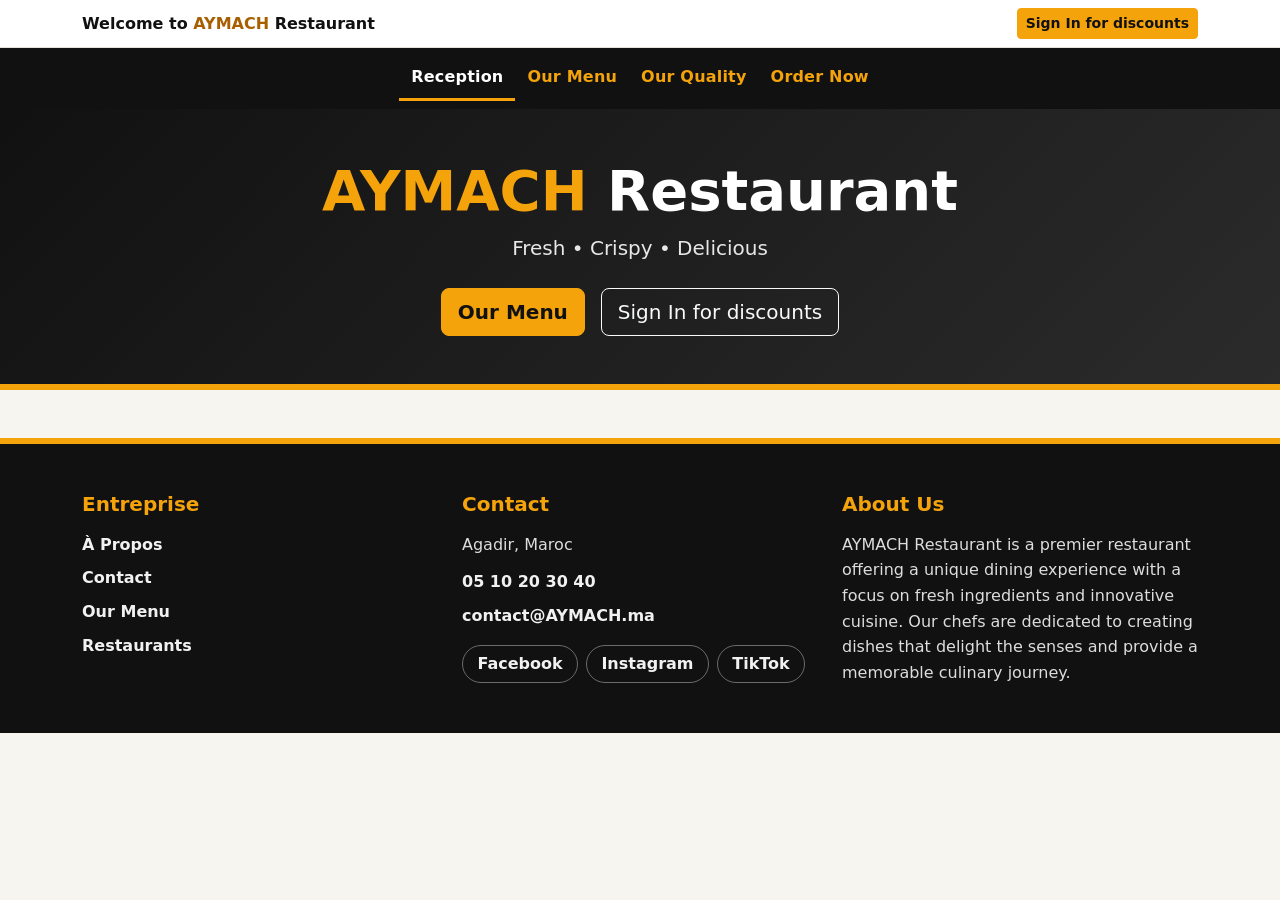
<file: index.html>
<!DOCTYPE html>
<html lang="en">
<head>
    <meta charset="UTF-8">
    <meta name="viewport" content="width=device-width, initial-scale=1">
    <title>AYMACH Restaurant</title>
    <link href="https://cdn.jsdelivr.net/npm/bootstrap@5.3.3/dist/css/bootstrap.min.css" rel="stylesheet">
    <link href="style.css" rel="stylesheet">
</head>
<body>
    <a class="skip-link" href="#main-content">Skip to main content</a>

    <header>
        <div class="site-header">
            <div class="container d-flex flex-column flex-sm-row justify-content-between align-items-center gap-2 py-2">
                <p class="welcome mb-0">Welcome to <span class="text-brand-dark">AYMACH</span> Restaurant</p>
                <a class="btn btn-brand btn-sm" href="signin.html">Sign In for discounts</a>
            </div>
        </div>
        <nav class="navbar navbar-expand site-nav" aria-label="Main navigation">
            <div class="container">
                <ul class="navbar-nav flex-row flex-wrap justify-content-center w-100">
                    <li class="nav-item"><a class="nav-link active" href="index.html" aria-current="page">Reception</a></li>
                    <li class="nav-item"><a class="nav-link" href="ourmenu.html">Our Menu</a></li>
                    <li class="nav-item"><a class="nav-link" href="ourquality.html">Our Quality</a></li>
                    <li class="nav-item"><a class="nav-link" href="ourmenu.html">Order Now</a></li>
                </ul>
            </div>
        </nav>
    </header>

    <main id="main-content">
        <section class="hero text-center" aria-labelledby="hero-title">
            <div class="container py-5">
                <h1 id="hero-title" class="display-4 fw-bold">
                    <span class="text-brand">AYMACH</span> Restaurant
                </h1>
                <p class="tagline mb-4">Fresh • Crispy • Delicious</p>
                <div class="d-flex flex-column flex-sm-row justify-content-center gap-3">
                    <a class="btn btn-brand btn-lg" href="ourmenu.html">Our Menu</a>
                    <a class="btn btn-outline-light btn-lg" href="signin.html">Sign In for discounts</a>
                </div>
            </div>
        </section>
    </main>

    <footer class="site-footer mt-5 py-5">
        <div class="container">
            <div class="row g-4">
                <div class="col-12 col-md-4">
                    <h2 class="footer-title h5 mb-3">Entreprise</h2>
                    <ul class="list-unstyled mb-0">
                        <li class="mb-2"><a href="ourquality.html">À Propos</a></li>
                        <li class="mb-2"><a href="#contact">Contact</a></li>
                        <li class="mb-2"><a href="ourmenu.html">Our Menu</a></li>
                        <li class="mb-2"><a href="#">Restaurants</a></li>
                    </ul>
                </div>

                <div class="col-12 col-md-4" id="contact">
                    <h2 class="footer-title h5 mb-3">Contact</h2>
                    <address>Agadir, Maroc</address>
                    <p class="mb-2"><a href="tel:0510203040">05 10 20 30 40</a></p>
                    <p class="mb-0"><a href="mailto:contact@AYMACH.ma">contact@AYMACH.ma</a></p>
                    <ul class="social-links" aria-label="Social media">
                        <li><a href="https://www.facebook.com" target="_blank" rel="noopener noreferrer">Facebook</a></li>
                        <li><a href="https://www.instagram.com" target="_blank" rel="noopener noreferrer">Instagram</a></li>
                        <li><a href="https://www.tiktok.com" target="_blank" rel="noopener noreferrer">TikTok</a></li>
                    </ul>
                </div>

                <div class="col-12 col-md-4">
                    <h2 class="footer-title h5 mb-3">About Us</h2>
                    <p class="mb-0">AYMACH Restaurant is a premier restaurant offering a unique dining experience with a focus on fresh ingredients and innovative cuisine. Our chefs are dedicated to creating dishes that delight the senses and provide a memorable culinary journey.</p>
                </div>
            </div>
        </div>
    </footer>
</body>
</html>
</file>
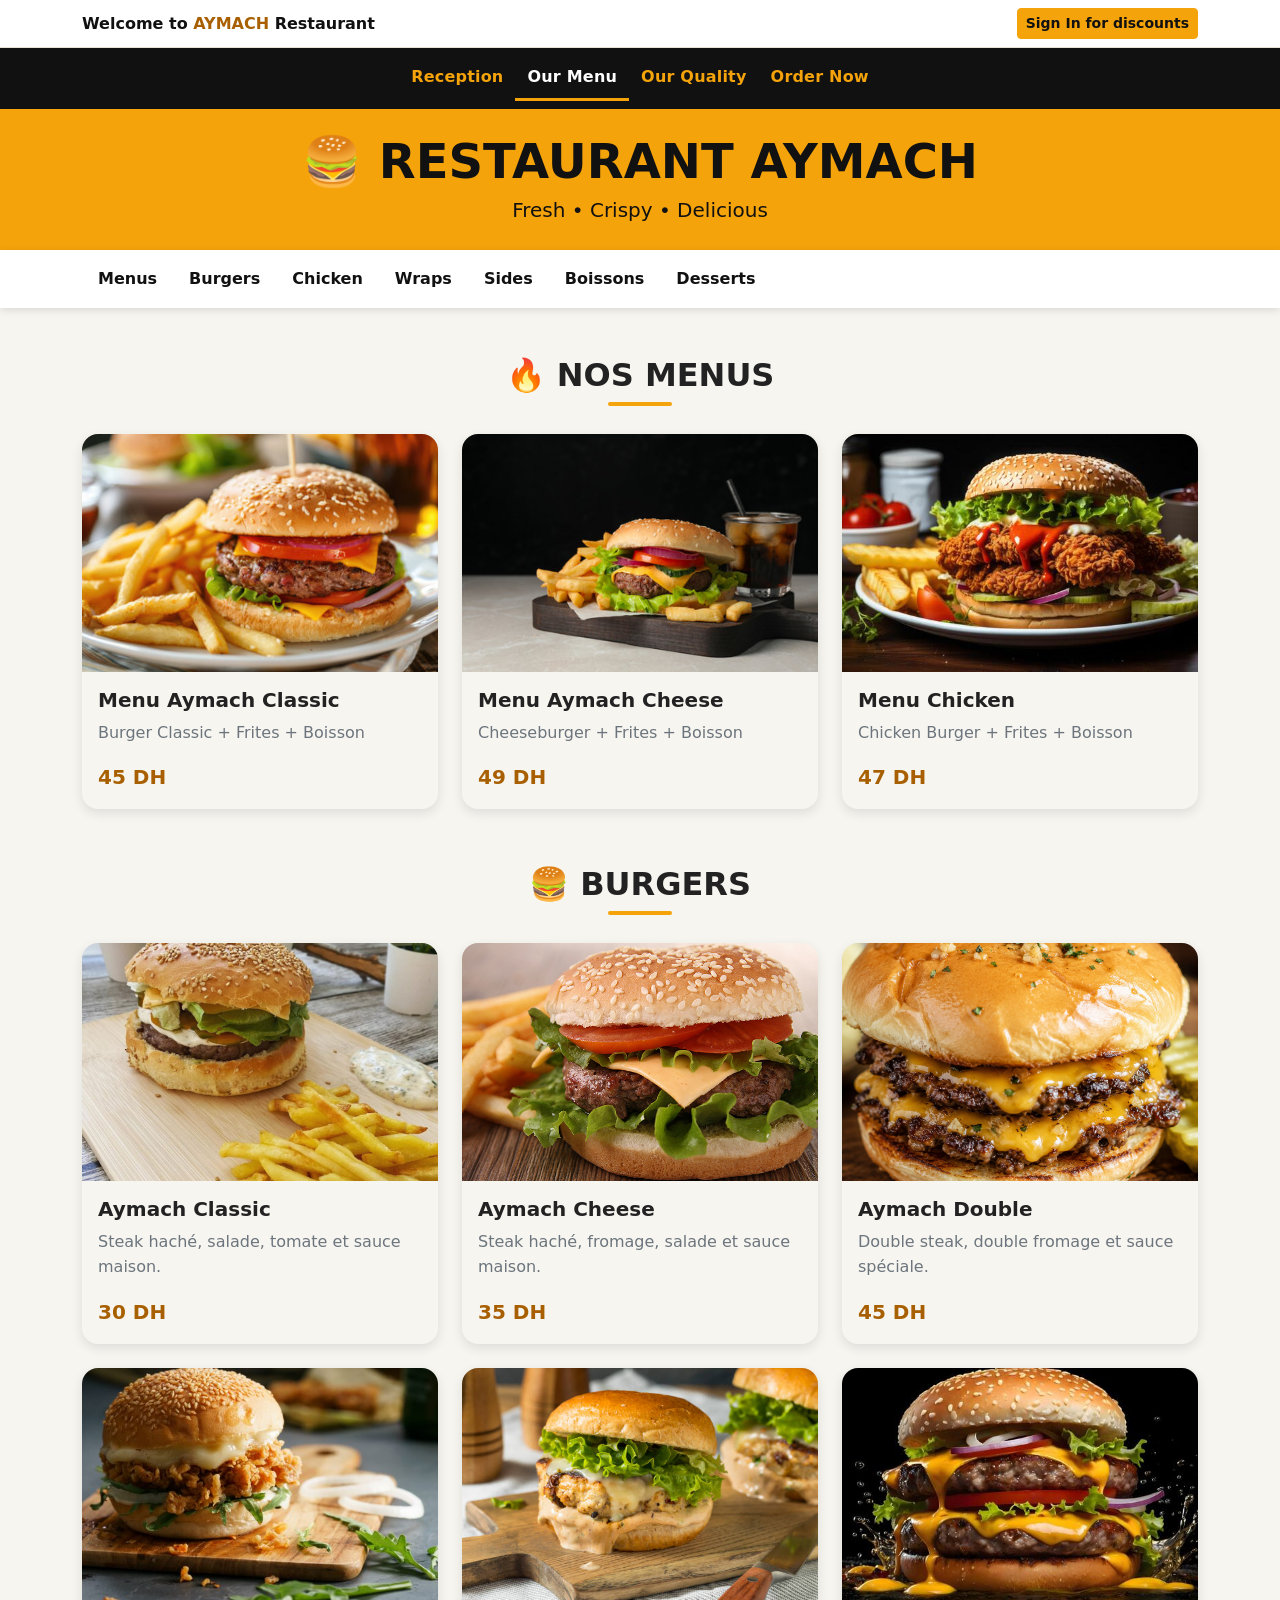
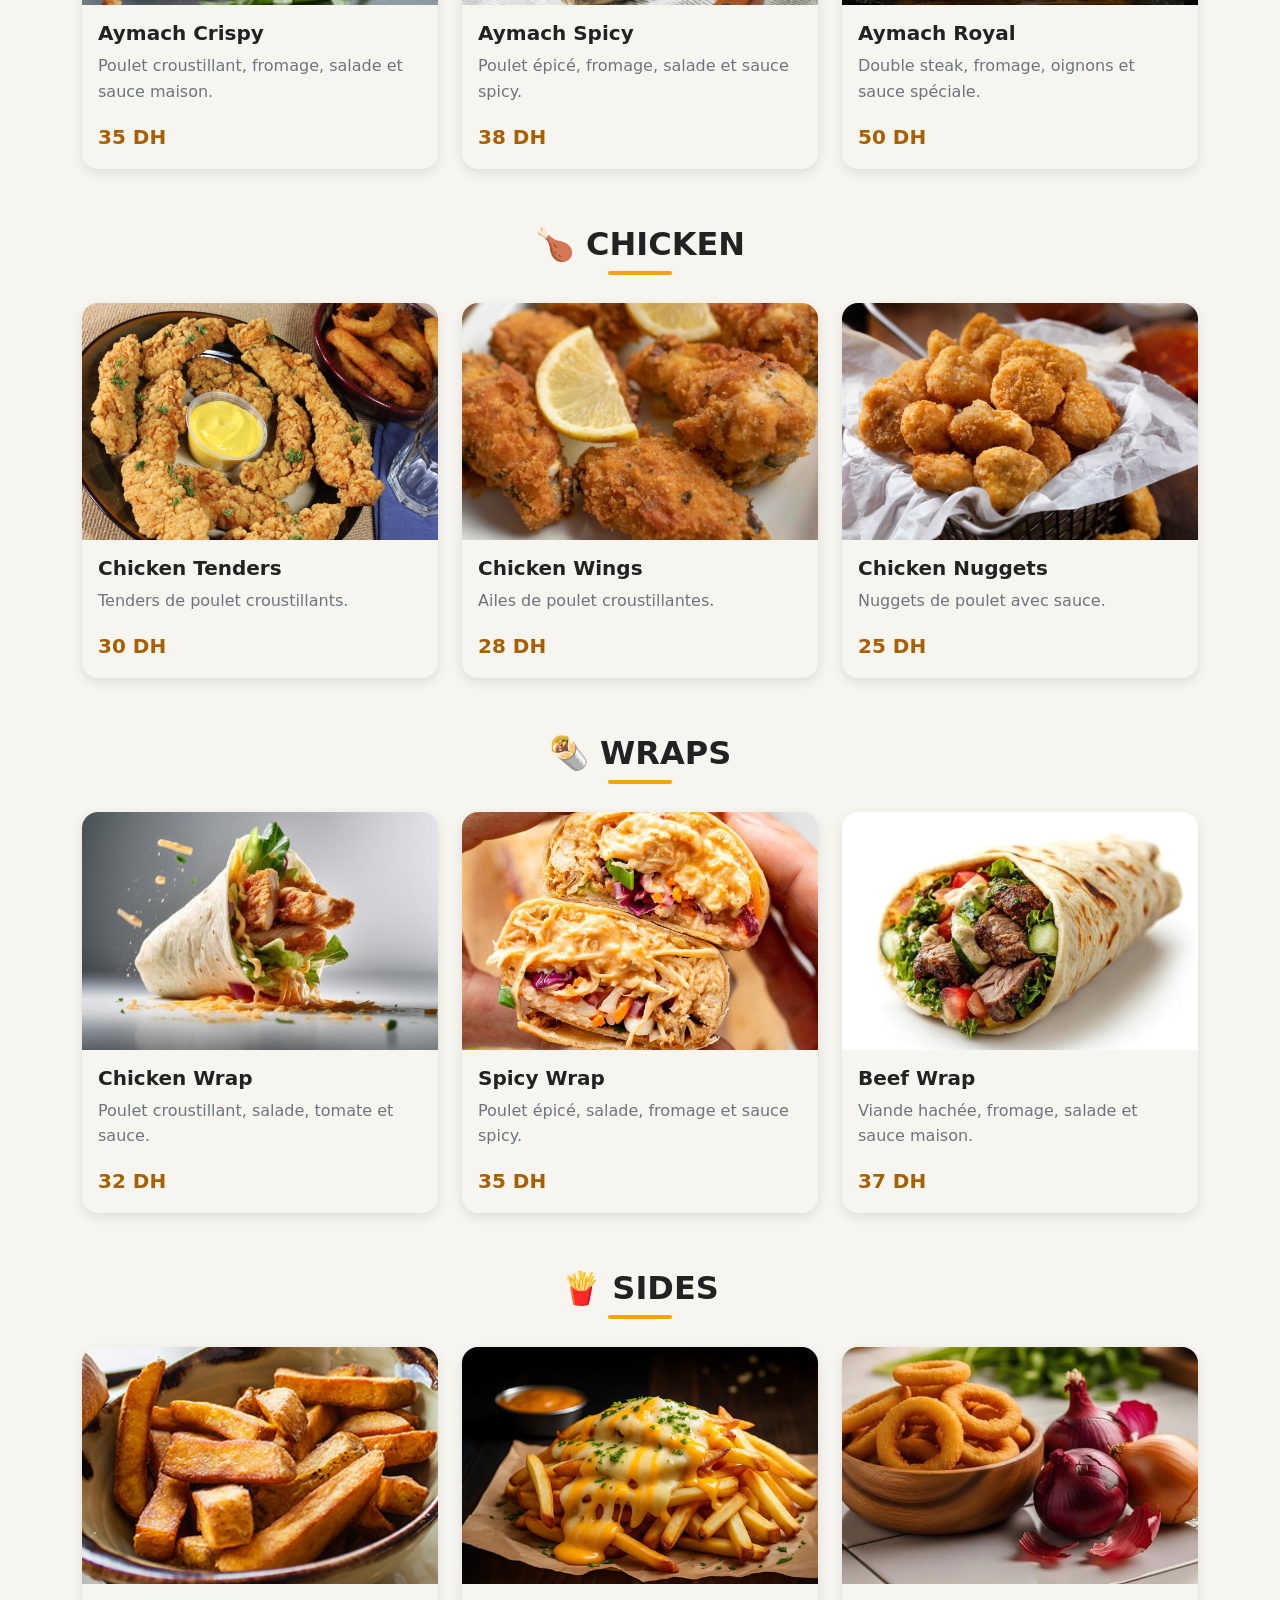
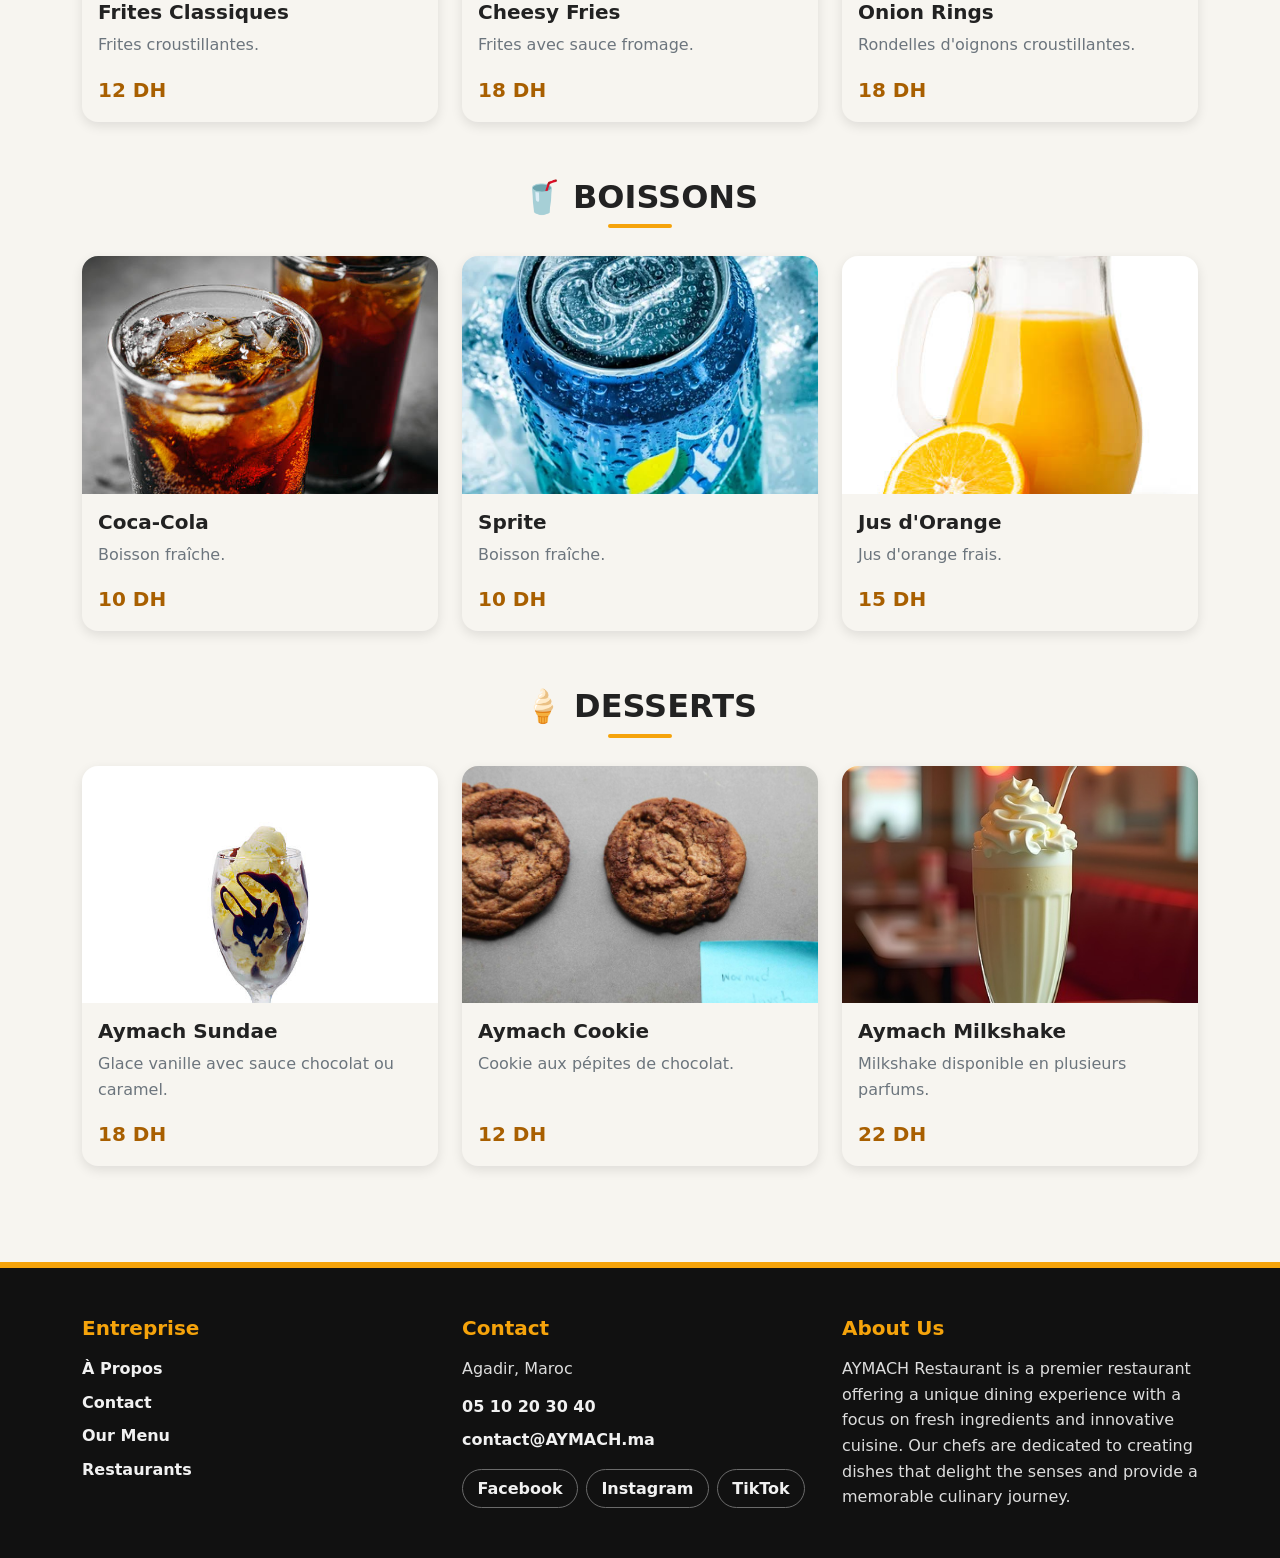
<file: ourmenu.html>
<!DOCTYPE html>
<html lang="en">
<head>
    <meta charset="UTF-8">
    <meta name="viewport" content="width=device-width, initial-scale=1">
    <title>Our Menu | AYMACH Restaurant</title>
    <link href="https://cdn.jsdelivr.net/npm/bootstrap@5.3.3/dist/css/bootstrap.min.css" rel="stylesheet">
    <link href="style.css" rel="stylesheet">
</head>
<body>
    <a class="skip-link" href="#main-content">Skip to main content</a>

    <header>

        <div class="site-header">
            <div class="container d-flex flex-column flex-sm-row justify-content-between align-items-center gap-2 py-2">
                <p class="welcome mb-0">Welcome to <span class="text-brand-dark">AYMACH</span> Restaurant</p>
                <a class="btn btn-brand btn-sm" href="signin.html">Sign In for discounts</a>
            </div>
        </div>

        <nav class="navbar navbar-expand site-nav" aria-label="Main navigation">
            <div class="container">
                <ul class="navbar-nav flex-row flex-wrap justify-content-center w-100">
                    <li class="nav-item"><a class="nav-link" href="index.html">Reception</a></li>
                    <li class="nav-item"><a class="nav-link active" href="ourmenu.html" aria-current="page">Our Menu</a></li>
                    <li class="nav-item"><a class="nav-link" href="ourquality.html">Our Quality</a></li>
                    <li class="nav-item"><a class="nav-link" href="ourmenu.html">Order Now</a></li>
                </ul>
            </div>
        </nav>

        <div class="page-banner text-center py-4 px-3">
            <h1 class="display-5 fw-bold mb-1"><span aria-hidden="true">🍔</span> RESTAURANT AYMACH</h1>
            <p class="fs-5 mb-0">Fresh • Crispy • Delicious</p>
        </div>
    </header>

    <nav class="category-nav" aria-label="Menu categories">
        <div class="container">
            <ul class="nav">
                <li class="nav-item"><a class="nav-link" href="#menus">Menus</a></li>
                <li class="nav-item"><a class="nav-link" href="#burgers">Burgers</a></li>
                <li class="nav-item"><a class="nav-link" href="#chicken">Chicken</a></li>
                <li class="nav-item"><a class="nav-link" href="#wraps">Wraps</a></li>
                <li class="nav-item"><a class="nav-link" href="#sides">Sides</a></li>
                <li class="nav-item"><a class="nav-link" href="#drinks">Boissons</a></li>
                <li class="nav-item"><a class="nav-link" href="#desserts">Desserts</a></li>
            </ul>
        </div>
    </nav>

    <main id="main-content" class="container py-5">

   
        <section class="menu-section" id="menus" aria-labelledby="menus-title">
            <h2 class="section-title" id="menus-title"><span aria-hidden="true">🔥</span> NOS MENUS</h2>
            <div class="row row-cols-1 row-cols-sm-2 row-cols-lg-3 g-4">
                <div class="col">
                    <article class="card menu-card h-100">
                        <img src="menu-classique.jpg" class="card-img-top" alt="Menu Classic" loading="lazy">
                        <div class="card-body d-flex flex-column">
                            <h3 class="card-title h5 fw-bold">Menu Aymach Classic</h3>
                            <p class="card-text text-secondary">Burger Classic + Frites + Boisson</p>
                            <p class="price mt-auto mb-0">45 DH</p>
                        </div>
                    </article>
                </div>
                <div class="col">
                    <article class="card menu-card h-100">
                        <img src="cheese-burger-boison.jpg" class="card-img-top" alt="Menu Cheese" loading="lazy">
                        <div class="card-body d-flex flex-column">
                            <h3 class="card-title h5 fw-bold">Menu Aymach Cheese</h3>
                            <p class="card-text text-secondary">Cheeseburger + Frites + Boisson</p>
                            <p class="price mt-auto mb-0">49 DH</p>
                        </div>
                    </article>
                </div>
                <div class="col">
                    <article class="card menu-card h-100">
                        <img src="chiken-burger-boison.jpg" class="card-img-top" alt="Menu Chicken" loading="lazy">
                        <div class="card-body d-flex flex-column">
                            <h3 class="card-title h5 fw-bold">Menu Chicken</h3>
                            <p class="card-text text-secondary">Chicken Burger + Frites + Boisson</p>
                            <p class="price mt-auto mb-0">47 DH</p>
                        </div>
                    </article>
                </div>
            </div>
        </section>

        <!-- ================= BURGERS ================= -->
        <section class="menu-section" id="burgers" aria-labelledby="burgers-title">
            <h2 class="section-title" id="burgers-title"><span aria-hidden="true">🍔</span> BURGERS</h2>
            <div class="row row-cols-1 row-cols-sm-2 row-cols-lg-3 g-4">
                <div class="col">
                    <article class="card menu-card h-100">
                        <img src="burger-steak-hache-salade.jpg" class="card-img-top" alt="Aymach Classic" loading="lazy">
                        <div class="card-body d-flex flex-column">
                            <h3 class="card-title h5 fw-bold">Aymach Classic</h3>
                            <p class="card-text text-secondary">Steak haché, salade, tomate et sauce maison.</p>
                            <p class="price mt-auto mb-0">30 DH</p>
                        </div>
                    </article>
                </div>
                <div class="col">
                    <article class="card menu-card h-100">
                        <img src="burger2-salad.jpg" class="card-img-top" alt="Aymach Cheese" loading="lazy">
                        <div class="card-body d-flex flex-column">
                            <h3 class="card-title h5 fw-bold">Aymach Cheese</h3>
                            <p class="card-text text-secondary">Steak haché, fromage, salade et sauce maison.</p>
                            <p class="price mt-auto mb-0">35 DH</p>
                        </div>
                    </article>
                </div>
                <div class="col">
                    <article class="card menu-card h-100">
                        <img src="burger3-double-cheese.jpg" class="card-img-top" alt="Aymach Double" loading="lazy">
                        <div class="card-body d-flex flex-column">
                            <h3 class="card-title h5 fw-bold">Aymach Double</h3>
                            <p class="card-text text-secondary">Double steak, double fromage et sauce spéciale.</p>
                            <p class="price mt-auto mb-0">45 DH</p>
                        </div>
                    </article>
                </div>
                <div class="col">
                    <article class="card menu-card h-100">
                        <img src="burger-poulet-croustillant.jpg" class="card-img-top" alt="Aymach Crispy" loading="lazy">
                        <div class="card-body d-flex flex-column">
                            <h3 class="card-title h5 fw-bold">Aymach Crispy</h3>
                            <p class="card-text text-secondary">Poulet croustillant, fromage, salade et sauce maison.</p>
                            <p class="price mt-auto mb-0">35 DH</p>
                        </div>
                    </article>
                </div>
                <div class="col">
                    <article class="card menu-card h-100">
                        <img src="burger-poulet-epice.jpg" class="card-img-top" alt="Aymach Spicy" loading="lazy">
                        <div class="card-body d-flex flex-column">
                            <h3 class="card-title h5 fw-bold">Aymach Spicy</h3>
                            <p class="card-text text-secondary">Poulet épicé, fromage, salade et sauce spicy.</p>
                            <p class="price mt-auto mb-0">38 DH</p>
                        </div>
                    </article>
                </div>
                <div class="col">
                    <article class="card menu-card h-100">
                        <img src="burger-royale.jpg" class="card-img-top" alt="Aymach Royal" loading="lazy">
                        <div class="card-body d-flex flex-column">
                            <h3 class="card-title h5 fw-bold">Aymach Royal</h3>
                            <p class="card-text text-secondary">Double steak, fromage, oignons et sauce spéciale.</p>
                            <p class="price mt-auto mb-0">50 DH</p>
                        </div>
                    </article>
                </div>
            </div>
        </section>

        <!-- ================= CHICKEN ================= -->
        <section class="menu-section" id="chicken" aria-labelledby="chicken-title">
            <h2 class="section-title" id="chicken-title"><span aria-hidden="true">🍗</span> CHICKEN</h2>
            <div class="row row-cols-1 row-cols-sm-2 row-cols-lg-3 g-4">
                <div class="col">
                    <article class="card menu-card h-100">
                        <img src="tenders-de-poulet-croustillant.jpg" class="card-img-top" alt="Chicken Tenders" loading="lazy">
                        <div class="card-body d-flex flex-column">
                            <h3 class="card-title h5 fw-bold">Chicken Tenders</h3>
                            <p class="card-text text-secondary">Tenders de poulet croustillants.</p>
                            <p class="price mt-auto mb-0">30 DH</p>
                        </div>
                    </article>
                </div>
                <div class="col">
                    <article class="card menu-card h-100">
                        <img src="ailes-de-poulet-croustillantes.jpg" class="card-img-top" alt="Chicken Wings" loading="lazy">
                        <div class="card-body d-flex flex-column">
                            <h3 class="card-title h5 fw-bold">Chicken Wings</h3>
                            <p class="card-text text-secondary">Ailes de poulet croustillantes.</p>
                            <p class="price mt-auto mb-0">28 DH</p>
                        </div>
                    </article>
                </div>
                <div class="col">
                    <article class="card menu-card h-100">
                        <img src="nuggets-de-poulet.jpg" class="card-img-top" alt="Chicken Nuggets" loading="lazy">
                        <div class="card-body d-flex flex-column">
                            <h3 class="card-title h5 fw-bold">Chicken Nuggets</h3>
                            <p class="card-text text-secondary">Nuggets de poulet avec sauce.</p>
                            <p class="price mt-auto mb-0">25 DH</p>
                        </div>
                    </article>
                </div>
            </div>
        </section>

        <!-- ================= WRAPS ================= -->
        <section class="menu-section" id="wraps" aria-labelledby="wraps-title">
            <h2 class="section-title" id="wraps-title"><span aria-hidden="true">🌯</span> WRAPS</h2>
            <div class="row row-cols-1 row-cols-sm-2 row-cols-lg-3 g-4">
                <div class="col">
                    <article class="card menu-card h-100">
                        <img src="chicken-wrap.jpg" class="card-img-top" alt="Chicken Wrap" loading="lazy">
                        <div class="card-body d-flex flex-column">
                            <h3 class="card-title h5 fw-bold">Chicken Wrap</h3>
                            <p class="card-text text-secondary">Poulet croustillant, salade, tomate et sauce.</p>
                            <p class="price mt-auto mb-0">32 DH</p>
                        </div>
                    </article>
                </div>
                <div class="col">
                    <article class="card menu-card h-100">
                        <img src="spicy-wrap.jpg" class="card-img-top" alt="Spicy Wrap" loading="lazy">
                        <div class="card-body d-flex flex-column">
                            <h3 class="card-title h5 fw-bold">Spicy Wrap</h3>
                            <p class="card-text text-secondary">Poulet épicé, salade, fromage et sauce spicy.</p>
                            <p class="price mt-auto mb-0">35 DH</p>
                        </div>
                    </article>
                </div>
                <div class="col">
                    <article class="card menu-card h-100">
                        <img src="beef-wrap.jpg" class="card-img-top" alt="Beef Wrap" loading="lazy">
                        <div class="card-body d-flex flex-column">
                            <h3 class="card-title h5 fw-bold">Beef Wrap</h3>
                            <p class="card-text text-secondary">Viande hachée, fromage, salade et sauce maison.</p>
                            <p class="price mt-auto mb-0">37 DH</p>
                        </div>
                    </article>
                </div>
            </div>
        </section>

        <!-- ================= SIDES ================= -->
        <section class="menu-section" id="sides" aria-labelledby="sides-title">
            <h2 class="section-title" id="sides-title"><span aria-hidden="true">🍟</span> SIDES</h2>
            <div class="row row-cols-1 row-cols-sm-2 row-cols-lg-3 g-4">
                <div class="col">
                    <article class="card menu-card h-100">
                        <img src="frites-classiques.jpg" class="card-img-top" alt="Frites" loading="lazy">
                        <div class="card-body d-flex flex-column">
                            <h3 class="card-title h5 fw-bold">Frites Classiques</h3>
                            <p class="card-text text-secondary">Frites croustillantes.</p>
                            <p class="price mt-auto mb-0">12 DH</p>
                        </div>
                    </article>
                </div>
                <div class="col">
                    <article class="card menu-card h-100">
                        <img src="cheesy-fries.jpg" class="card-img-top" alt="Cheesy Fries" loading="lazy">
                        <div class="card-body d-flex flex-column">
                            <h3 class="card-title h5 fw-bold">Cheesy Fries</h3>
                            <p class="card-text text-secondary">Frites avec sauce fromage.</p>
                            <p class="price mt-auto mb-0">18 DH</p>
                        </div>
                    </article>
                </div>
                <div class="col">
                    <article class="card menu-card h-100">
                        <img src="onion-rings.jpg" class="card-img-top" alt="Onion Rings" loading="lazy">
                        <div class="card-body d-flex flex-column">
                            <h3 class="card-title h5 fw-bold">Onion Rings</h3>
                            <p class="card-text text-secondary">Rondelles d'oignons croustillantes.</p>
                            <p class="price mt-auto mb-0">18 DH</p>
                        </div>
                    </article>
                </div>
            </div>
        </section>

        <!-- ================= BOISSONS ================= -->
        <section class="menu-section" id="drinks" aria-labelledby="drinks-title">
            <h2 class="section-title" id="drinks-title"><span aria-hidden="true">🥤</span> BOISSONS</h2>
            <div class="row row-cols-1 row-cols-sm-2 row-cols-lg-3 g-4">
                <div class="col">
                    <article class="card menu-card h-100">
                        <img src="coca-cola.jpg" class="card-img-top" alt="Coca Cola" loading="lazy">
                        <div class="card-body d-flex flex-column">
                            <h3 class="card-title h5 fw-bold">Coca-Cola</h3>
                            <p class="card-text text-secondary">Boisson fraîche.</p>
                            <p class="price mt-auto mb-0">10 DH</p>
                        </div>
                    </article>
                </div>
                <div class="col">
                    <article class="card menu-card h-100">
                        <img src="sprite.jpg" class="card-img-top" alt="Sprite" loading="lazy">
                        <div class="card-body d-flex flex-column">
                            <h3 class="card-title h5 fw-bold">Sprite</h3>
                            <p class="card-text text-secondary">Boisson fraîche.</p>
                            <p class="price mt-auto mb-0">10 DH</p>
                        </div>
                    </article>
                </div>
                <div class="col">
                    <article class="card menu-card h-100">
                        <img src="jus-orange.jpg" class="card-img-top" alt="Jus Orange" loading="lazy">
                        <div class="card-body d-flex flex-column">
                            <h3 class="card-title h5 fw-bold">Jus d'Orange</h3>
                            <p class="card-text text-secondary">Jus d'orange frais.</p>
                            <p class="price mt-auto mb-0">15 DH</p>
                        </div>
                    </article>
                </div>
            </div>
        </section>

        <!-- ================= DESSERTS ================= -->
        <section class="menu-section" id="desserts" aria-labelledby="desserts-title">
            <h2 class="section-title" id="desserts-title"><span aria-hidden="true">🍦</span> DESSERTS</h2>
            <div class="row row-cols-1 row-cols-sm-2 row-cols-lg-3 g-4">
                <div class="col">
                    <article class="card menu-card h-100">
                        <img src="aymach-sundae.jpg" class="card-img-top" alt="Sundae" loading="lazy">
                        <div class="card-body d-flex flex-column">
                            <h3 class="card-title h5 fw-bold">Aymach Sundae</h3>
                            <p class="card-text text-secondary">Glace vanille avec sauce chocolat ou caramel.</p>
                            <p class="price mt-auto mb-0">18 DH</p>
                        </div>
                    </article>
                </div>
                <div class="col">
                    <article class="card menu-card h-100">
                        <img src="cookie.jpg" class="card-img-top" alt="Cookie" loading="lazy">
                        <div class="card-body d-flex flex-column">
                            <h3 class="card-title h5 fw-bold">Aymach Cookie</h3>
                            <p class="card-text text-secondary">Cookie aux pépites de chocolat.</p>
                            <p class="price mt-auto mb-0">12 DH</p>
                        </div>
                    </article>
                </div>
                <div class="col">
                    <article class="card menu-card h-100">
                        <img src="milk-shake.jpg" class="card-img-top" alt="Milkshake" loading="lazy">
                        <div class="card-body d-flex flex-column">
                            <h3 class="card-title h5 fw-bold">Aymach Milkshake</h3>
                            <p class="card-text text-secondary">Milkshake disponible en plusieurs parfums.</p>
                            <p class="price mt-auto mb-0">22 DH</p>
                        </div>
                    </article>
                </div>
            </div>
        </section>
    </main>

    <footer class="site-footer mt-5 py-5">
        <div class="container">
            <div class="row g-4">
                <div class="col-12 col-md-4">
                    <h2 class="footer-title h5 mb-3">Entreprise</h2>
                    <ul class="list-unstyled mb-0">
                        <li class="mb-2"><a href="ourquality.html">À Propos</a></li>
                        <li class="mb-2"><a href="#contact">Contact</a></li>
                        <li class="mb-2"><a href="ourmenu.html">Our Menu</a></li>
                        <li class="mb-2"><a href="#">Restaurants</a></li>
                    </ul>
                </div>

                <div class="col-12 col-md-4" id="contact">
                    <h2 class="footer-title h5 mb-3">Contact</h2>
                    <address>Agadir, Maroc</address>
                    <p class="mb-2"><a href="tel:0510203040">05 10 20 30 40</a></p>
                    <p class="mb-0"><a href="mailto:contact@AYMACH.ma">contact@AYMACH.ma</a></p>
                    <ul class="social-links" aria-label="Social media">
                        <li><a href="https://www.facebook.com" target="_blank" rel="noopener noreferrer">Facebook</a></li>
                        <li><a href="https://www.instagram.com" target="_blank" rel="noopener noreferrer">Instagram</a></li>
                        <li><a href="https://www.tiktok.com" target="_blank" rel="noopener noreferrer">TikTok</a></li>
                    </ul>
                </div>

                <div class="col-12 col-md-4">
                    <h2 class="footer-title h5 mb-3">About Us</h2>
                    <p class="mb-0">AYMACH Restaurant is a premier restaurant offering a unique dining experience with a focus on fresh ingredients and innovative cuisine. Our chefs are dedicated to creating dishes that delight the senses and provide a memorable culinary journey.</p>
                </div>
            </div>
        </div>
    </footer>
</body>
</html>
</file>
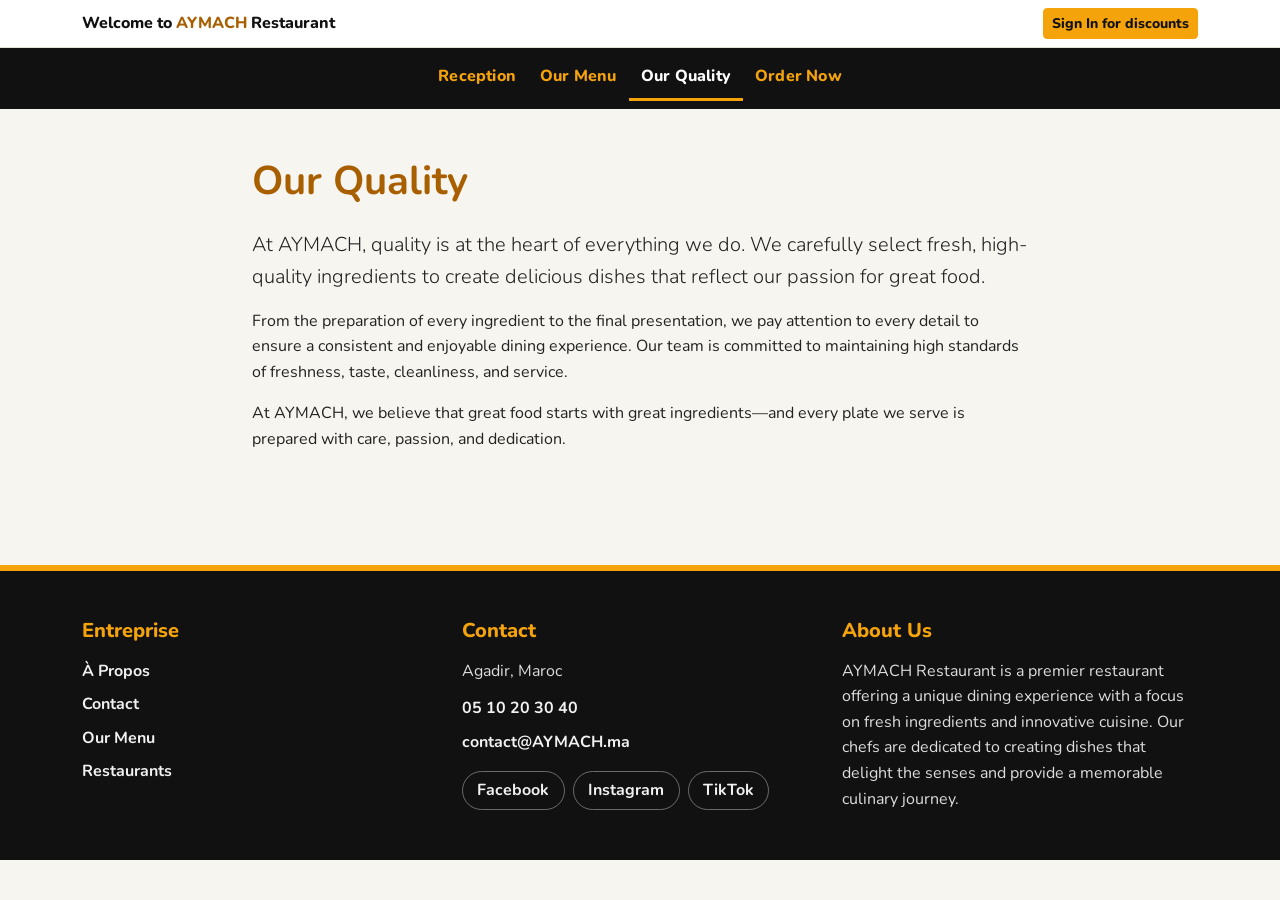
<file: ourquality.html>
<!DOCTYPE html>
<html lang="en">
<head>
    <meta charset="UTF-8">
    <meta name="viewport" content="width=device-width, initial-scale=1">
    <title>Our Quality | AYMACH Restaurant</title>

    <!-- Nunito font (optional: if you remove this line, the site uses the system font) -->
    <link rel="preconnect" href="https://fonts.googleapis.com">
    <link rel="preconnect" href="https://fonts.gstatic.com" crossorigin>
    <link href="https://fonts.googleapis.com/css2?family=Nunito:wght@400;700;800&display=swap" rel="stylesheet">

    <!-- Bootstrap 5 CSS (CDN) -->
    <link href="https://cdn.jsdelivr.net/npm/bootstrap@5.3.3/dist/css/bootstrap.min.css" rel="stylesheet">

    <!-- Your custom CSS (must stay AFTER Bootstrap) -->
    <link href="style.css" rel="stylesheet">
</head>
<body>
    <a class="skip-link" href="#main-content">Skip to main content</a>

    <header>
        <!-- Top bar: welcome text + Sign In -->
        <div class="site-header">
            <div class="container d-flex flex-column flex-sm-row justify-content-between align-items-center gap-2 py-2">
                <p class="welcome mb-0">Welcome to <span class="text-brand-dark">AYMACH</span> Restaurant</p>
                <a class="btn btn-brand btn-sm" href="signin.html">Sign In for discounts</a>
            </div>
        </div>

        <!-- Main navigation -->
        <nav class="navbar navbar-expand site-nav" aria-label="Main navigation">
            <div class="container">
                <ul class="navbar-nav flex-row flex-wrap justify-content-center w-100">
                    <li class="nav-item"><a class="nav-link" href="index.html">Reception</a></li>
                    <li class="nav-item"><a class="nav-link" href="ourmenu.html">Our Menu</a></li>
                    <li class="nav-item"><a class="nav-link active" href="ourquality.html" aria-current="page">Our Quality</a></li>
                    <li class="nav-item"><a class="nav-link" href="ourmenu.html">Order Now</a></li>
                </ul>
            </div>
        </nav>
    </header>

    <main id="main-content" class="container content-narrow py-5">
        <h1 class="fw-bold mb-4 text-brand-dark">Our Quality</h1>

        <p class="lead">At AYMACH, quality is at the heart of everything we do. We carefully select fresh, high-quality ingredients to create delicious dishes that reflect our passion for great food.</p>

        <p>From the preparation of every ingredient to the final presentation, we pay attention to every detail to ensure a consistent and enjoyable dining experience. Our team is committed to maintaining high standards of freshness, taste, cleanliness, and service.</p>

        <p>At AYMACH, we believe that great food starts with great ingredients—and every plate we serve is prepared with care, passion, and dedication.</p>
    </main>

    <footer class="site-footer mt-5 py-5">
        <div class="container">
            <div class="row g-4">
                <div class="col-12 col-md-4">
                    <h2 class="footer-title h5 mb-3">Entreprise</h2>
                    <ul class="list-unstyled mb-0">
                        <li class="mb-2"><a href="ourquality.html">À Propos</a></li>
                        <li class="mb-2"><a href="#contact">Contact</a></li>
                        <li class="mb-2"><a href="ourmenu.html">Our Menu</a></li>
                        <li class="mb-2"><a href="#">Restaurants</a></li>
                    </ul>
                </div>

                <div class="col-12 col-md-4" id="contact">
                    <h2 class="footer-title h5 mb-3">Contact</h2>
                    <address>Agadir, Maroc</address>
                    <p class="mb-2"><a href="tel:0510203040">05 10 20 30 40</a></p>
                    <p class="mb-0"><a href="mailto:contact@AYMACH.ma">contact@AYMACH.ma</a></p>
                    <ul class="social-links" aria-label="Social media">
                        <li><a href="https://www.facebook.com" target="_blank" rel="noopener noreferrer">Facebook</a></li>
                        <li><a href="https://www.instagram.com" target="_blank" rel="noopener noreferrer">Instagram</a></li>
                        <li><a href="https://www.tiktok.com" target="_blank" rel="noopener noreferrer">TikTok</a></li>
                    </ul>
                </div>

                <div class="col-12 col-md-4">
                    <h2 class="footer-title h5 mb-3">About Us</h2>
                    <p class="mb-0">AYMACH Restaurant is a premier restaurant offering a unique dining experience with a focus on fresh ingredients and innovative cuisine. Our chefs are dedicated to creating dishes that delight the senses and provide a memorable culinary journey.</p>
                </div>
            </div>
        </div>
    </footer>
</body>
</html>
</file>
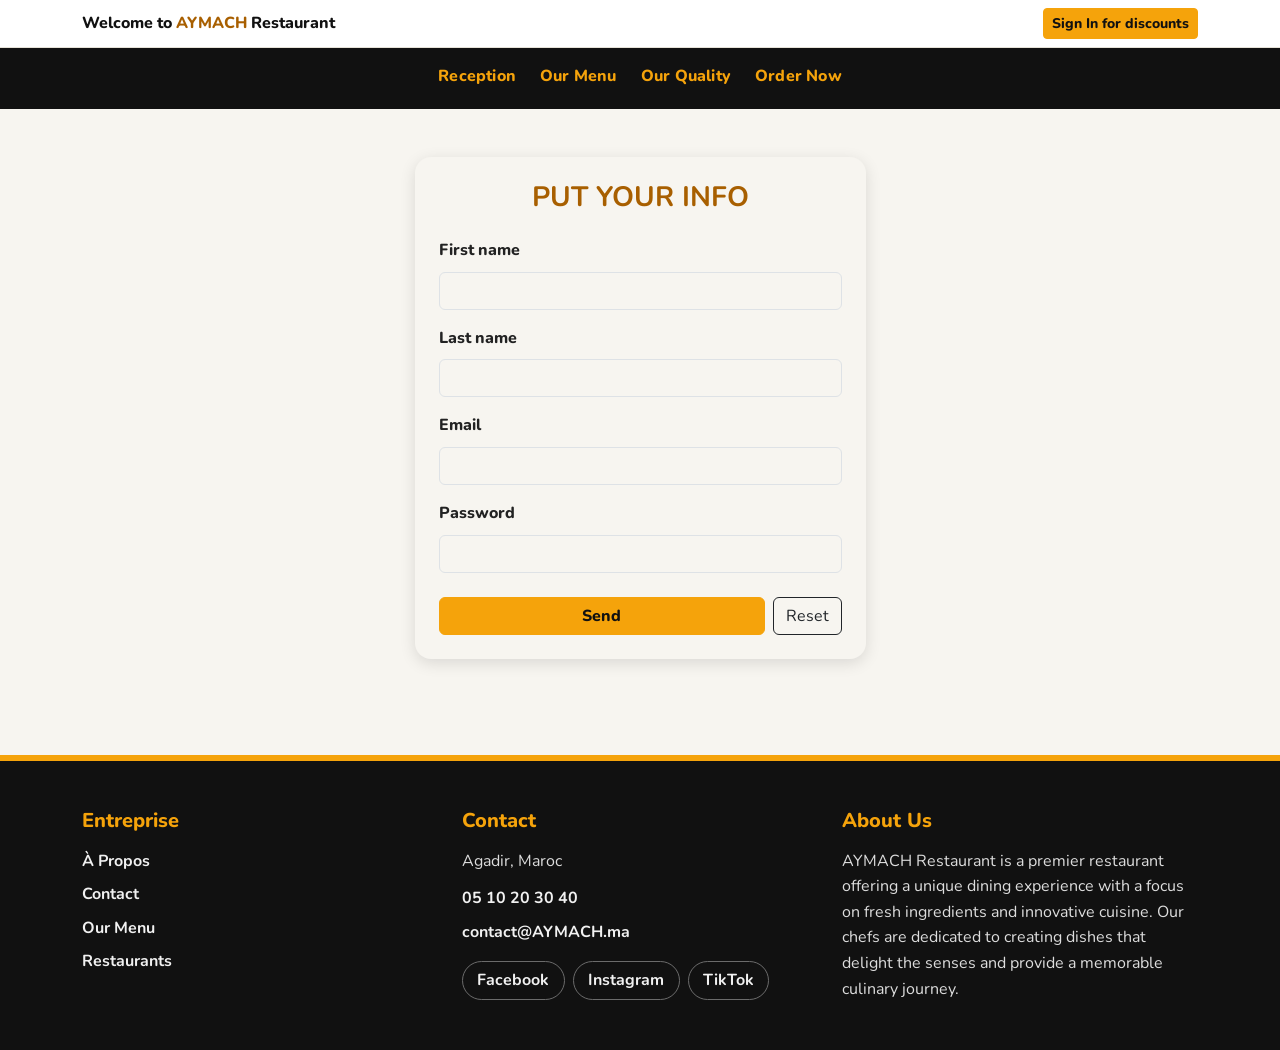
<file: signin.html>
<!DOCTYPE html>
<html lang="en">
<head>
    <meta charset="UTF-8">
    <meta name="viewport" content="width=device-width, initial-scale=1">
    <title>Sign In | AYMACH Restaurant</title>

    <!-- Nunito font (optional: if you remove this line, the site uses the system font) -->
    <link rel="preconnect" href="https://fonts.googleapis.com">
    <link rel="preconnect" href="https://fonts.gstatic.com" crossorigin>
    <link href="https://fonts.googleapis.com/css2?family=Nunito:wght@400;700;800&display=swap" rel="stylesheet">

    <!-- Bootstrap 5 CSS (CDN) -->
    <link href="https://cdn.jsdelivr.net/npm/bootstrap@5.3.3/dist/css/bootstrap.min.css" rel="stylesheet">

    <!-- Your custom CSS (must stay AFTER Bootstrap) -->
    <link href="style.css" rel="stylesheet">
</head>
<body>
    <a class="skip-link" href="#main-content">Skip to main content</a>

    <header>
        <!-- Top bar: welcome text + Sign In -->
        <div class="site-header">
            <div class="container d-flex flex-column flex-sm-row justify-content-between align-items-center gap-2 py-2">
                <p class="welcome mb-0">Welcome to <span class="text-brand-dark">AYMACH</span> Restaurant</p>
                <a class="btn btn-brand btn-sm" href="signin.html" aria-current="page">Sign In for discounts</a>
            </div>
        </div>

        <!-- Main navigation -->
        <nav class="navbar navbar-expand site-nav" aria-label="Main navigation">
            <div class="container">
                <ul class="navbar-nav flex-row flex-wrap justify-content-center w-100">
                    <li class="nav-item"><a class="nav-link" href="index.html">Reception</a></li>
                    <li class="nav-item"><a class="nav-link" href="ourmenu.html">Our Menu</a></li>
                    <li class="nav-item"><a class="nav-link" href="ourquality.html">Our Quality</a></li>
                    <li class="nav-item"><a class="nav-link" href="ourmenu.html">Order Now</a></li>
                </ul>
            </div>
        </nav>
    </header>

    <main id="main-content" class="container py-5">
        <div class="row justify-content-center">
            <div class="col-12 col-md-8 col-lg-5">
                <div class="card auth-card">
                    <div class="card-body p-4">
                        <h1 class="h3 fw-bold text-center text-brand-dark mb-4">PUT YOUR INFO</h1>

                        <!-- method="post" keeps the password out of the address bar.
                             To really send the data, add action="your-server-file" (needs a server, not HTML alone). -->
                        <form method="post">
                            <div class="mb-3">
                                <label for="fname" class="form-label">First name</label>
                                <input type="text" class="form-control" id="fname" name="fname" autocomplete="given-name" required>
                            </div>

                            <div class="mb-3">
                                <label for="lname" class="form-label">Last name</label>
                                <input type="text" class="form-control" id="lname" name="lname" autocomplete="family-name" required>
                            </div>

                            <div class="mb-3">
                                <label for="email" class="form-label">Email</label>
                                <input type="email" class="form-control" id="email" name="email" autocomplete="email" required>
                            </div>

                            <div class="mb-4">
                                <label for="password" class="form-label">Password</label>
                                <input type="password" class="form-control" id="password" name="password" autocomplete="new-password" required>
                            </div>

                            <div class="d-flex gap-2">
                                <button type="submit" class="btn btn-brand flex-grow-1">Send</button>
                                <button type="reset" class="btn btn-outline-dark">Reset</button>
                            </div>
                        </form>
                    </div>
                </div>
            </div>
        </div>
    </main>

    <footer class="site-footer mt-5 py-5">
        <div class="container">
            <div class="row g-4">
                <div class="col-12 col-md-4">
                    <h2 class="footer-title h5 mb-3">Entreprise</h2>
                    <ul class="list-unstyled mb-0">
                        <li class="mb-2"><a href="ourquality.html">À Propos</a></li>
                        <li class="mb-2"><a href="#contact">Contact</a></li>
                        <li class="mb-2"><a href="ourmenu.html">Our Menu</a></li>
                        <li class="mb-2"><a href="#">Restaurants</a></li>
                    </ul>
                </div>

                <div class="col-12 col-md-4" id="contact">
                    <h2 class="footer-title h5 mb-3">Contact</h2>
                    <address>Agadir, Maroc</address>
                    <p class="mb-2"><a href="tel:0510203040">05 10 20 30 40</a></p>
                    <p class="mb-0"><a href="mailto:contact@AYMACH.ma">contact@AYMACH.ma</a></p>
                    <ul class="social-links" aria-label="Social media">
                        <li><a href="https://www.facebook.com" target="_blank" rel="noopener noreferrer">Facebook</a></li>
                        <li><a href="https://www.instagram.com" target="_blank" rel="noopener noreferrer">Instagram</a></li>
                        <li><a href="https://www.tiktok.com" target="_blank" rel="noopener noreferrer">TikTok</a></li>
                    </ul>
                </div>

                <div class="col-12 col-md-4">
                    <h2 class="footer-title h5 mb-3">About Us</h2>
                    <p class="mb-0">AYMACH Restaurant is a premier restaurant offering a unique dining experience with a focus on fresh ingredients and innovative cuisine. Our chefs are dedicated to creating dishes that delight the senses and provide a memorable culinary journey.</p>
                </div>
            </div>
        </div>
    </footer>
</body>
</html>
</file>
<file: style.css>
:root {
  --brand: #f5a30b;         
  --brand-hover: #ffb52e; 
  --brand-text: #a85f00;   
  --ink: #111111;          
  --page-bg: #f7f5f0;  
  --bs-body-font-family: "Nunito", system-ui, -apple-system, "Segoe UI", Roboto, Arial, sans-serif;
  --bs-body-bg: var(--page-bg);
  --bs-body-color: #222222;
}

body {
  line-height: 1.6;
}
:focus-visible {
  outline: 3px solid var(--brand-text);
  outline-offset: 2px;
}

.site-nav :focus-visible,
.site-footer :focus-visible,
.hero :focus-visible {
  outline-color: var(--brand);
}

.skip-link {
  position: absolute;
  left: 0.5rem;
  top: -4rem;
  z-index: 2000;
  padding: 0.5rem 1rem;
  background: var(--brand);
  color: var(--ink);
  font-weight: 800;
  border-radius: 0 0 0.5rem 0.5rem;
}
.skip-link:focus {
  top: 0;
}

.text-brand {
  color: var(--brand);
}

.text-brand-dark {
  color: var(--brand-text);
}

.btn-brand {
  --bs-btn-color: var(--ink);
  --bs-btn-bg: var(--brand);
  --bs-btn-border-color: var(--brand);
  --bs-btn-hover-color: var(--ink);
  --bs-btn-hover-bg: var(--brand-hover);
  --bs-btn-hover-border-color: var(--brand-hover);
  --bs-btn-active-color: var(--ink);
  --bs-btn-active-bg: var(--brand-hover);
  --bs-btn-active-border-color: var(--brand-hover);
  font-weight: 800;
}
.site-header {
  background: #ffffff;
  border-bottom: 1px solid #e6e2d8;
}
.site-header .welcome {
  font-weight: 800;
  color: var(--ink);
}

.site-nav {
  background: var(--ink);
  --bs-navbar-color: var(--brand);
  --bs-navbar-hover-color: #ffffff;
  --bs-navbar-active-color: #ffffff;
  --bs-navbar-nav-link-padding-x: 0.75rem;
}
.site-nav .nav-link {
  font-weight: 800;
  letter-spacing: 0.2px;
  border-bottom: 3px solid transparent;
}
.site-nav .nav-link.active {
  border-bottom-color: var(--brand);
}

.hero {
  background: linear-gradient(135deg, var(--ink) 0%, #2b2b2b 100%);
  color: #ffffff;
  border-bottom: 6px solid var(--brand);
}
.hero .tagline {
  color: #e8e8e8;
  font-size: 1.25rem;
}

.page-banner {
  background: var(--brand);
  color: var(--ink);
}

.category-nav {
  position: sticky;
  top: 0;
  z-index: 1020;              
  background: #ffffff;
  box-shadow: 0 2px 8px rgba(0, 0, 0, 0.12);
}
.category-nav .nav {
  flex-wrap: nowrap;
  overflow-x: auto;
  white-space: nowrap;
  padding: 0.5rem 0;
}
.category-nav .nav-link {
  color: var(--ink);
  font-weight: 800;
  border-radius: 50rem;      
}
.category-nav .nav-link:hover {
  background: var(--brand);
  color: var(--ink);
}

.menu-section {
  scroll-margin-top: 4.5rem;
}
.menu-section + .menu-section {
  margin-top: 3.5rem;
}

.section-title {
  text-align: center;
  font-weight: 800;
  margin-bottom: 1.75rem;
}

.section-title::after {
  content: "";
  display: block;
  width: 4rem;
  height: 4px;
  margin: 0.5rem auto 0;
  background: var(--brand);
  border-radius: 2px;
}

.menu-card {
  border: 0;
  border-radius: 1rem;
  overflow: hidden;
  box-shadow: 0 4px 12px rgba(0, 0, 0, 0.1);
  transition: transform 0.25s ease, box-shadow 0.25s ease;
}
.menu-card:hover {
  transform: translateY(-5px);
  box-shadow: 0 10px 20px rgba(0, 0, 0, 0.15);
}
.menu-card img {
  width: 100%;
  aspect-ratio: 3 / 2;        
  object-fit: cover;
  background-color: #dddddd;  
}
.price {
  color: var(--brand-text);
  font-size: 1.25rem;
  font-weight: 800;
}

@media (prefers-reduced-motion: reduce) {
  .menu-card {
    transition: none;
  }
  .menu-card:hover {
    transform: none;
  }
}

.content-narrow {
  max-width: 50rem;           
}

.auth-card {
  border: 0;
  border-radius: 1rem;
  box-shadow: 0 4px 16px rgba(0, 0, 0, 0.12);
}
.form-label {
  font-weight: 800;
}
.form-control:focus {
  border-color: var(--brand-text);
  box-shadow: 0 0 0 0.25rem rgba(245, 163, 11, 0.35);
}

.site-footer {
  background: var(--ink);
  color: #dddddd;
  border-top: 6px solid var(--brand);
}
.site-footer .footer-title {
  color: var(--brand);
  font-weight: 800;
}
.site-footer a {
  color: #f1f1f1;
  font-weight: 700;
  text-decoration: none;
}
.site-footer a:hover {
  color: var(--brand);
  text-decoration: underline;
}
.site-footer address {
  margin-bottom: 0.75rem;
}

.social-links {
  display: flex;
  flex-wrap: wrap;
  gap: 0.5rem;
  padding: 0;
  margin: 1rem 0 0;
  list-style: none;
}
.social-links a {
  display: inline-block;
  padding: 0.35rem 0.9rem;
  border: 1px solid #6b6b6b;
  border-radius: 50rem;
}
.social-links a:hover {
  border-color: var(--brand);
  text-decoration: none;
}
</file>
